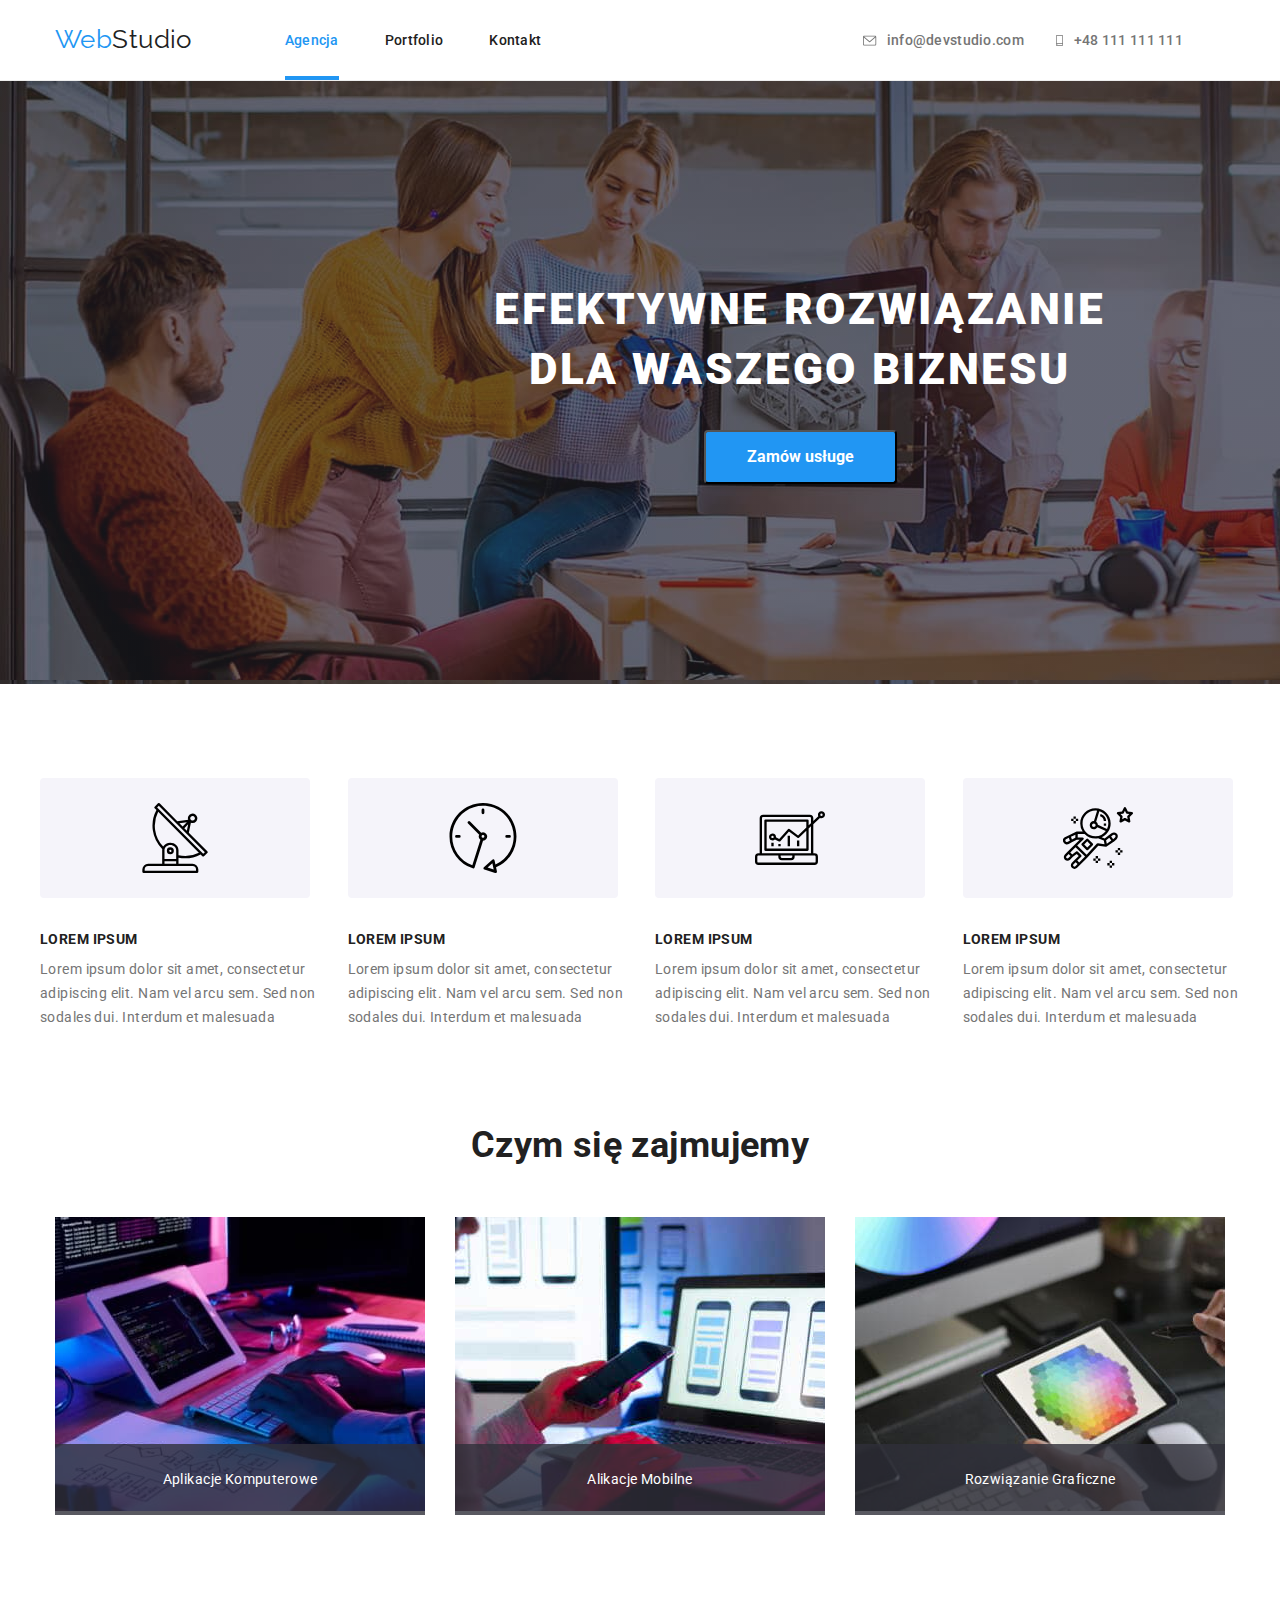
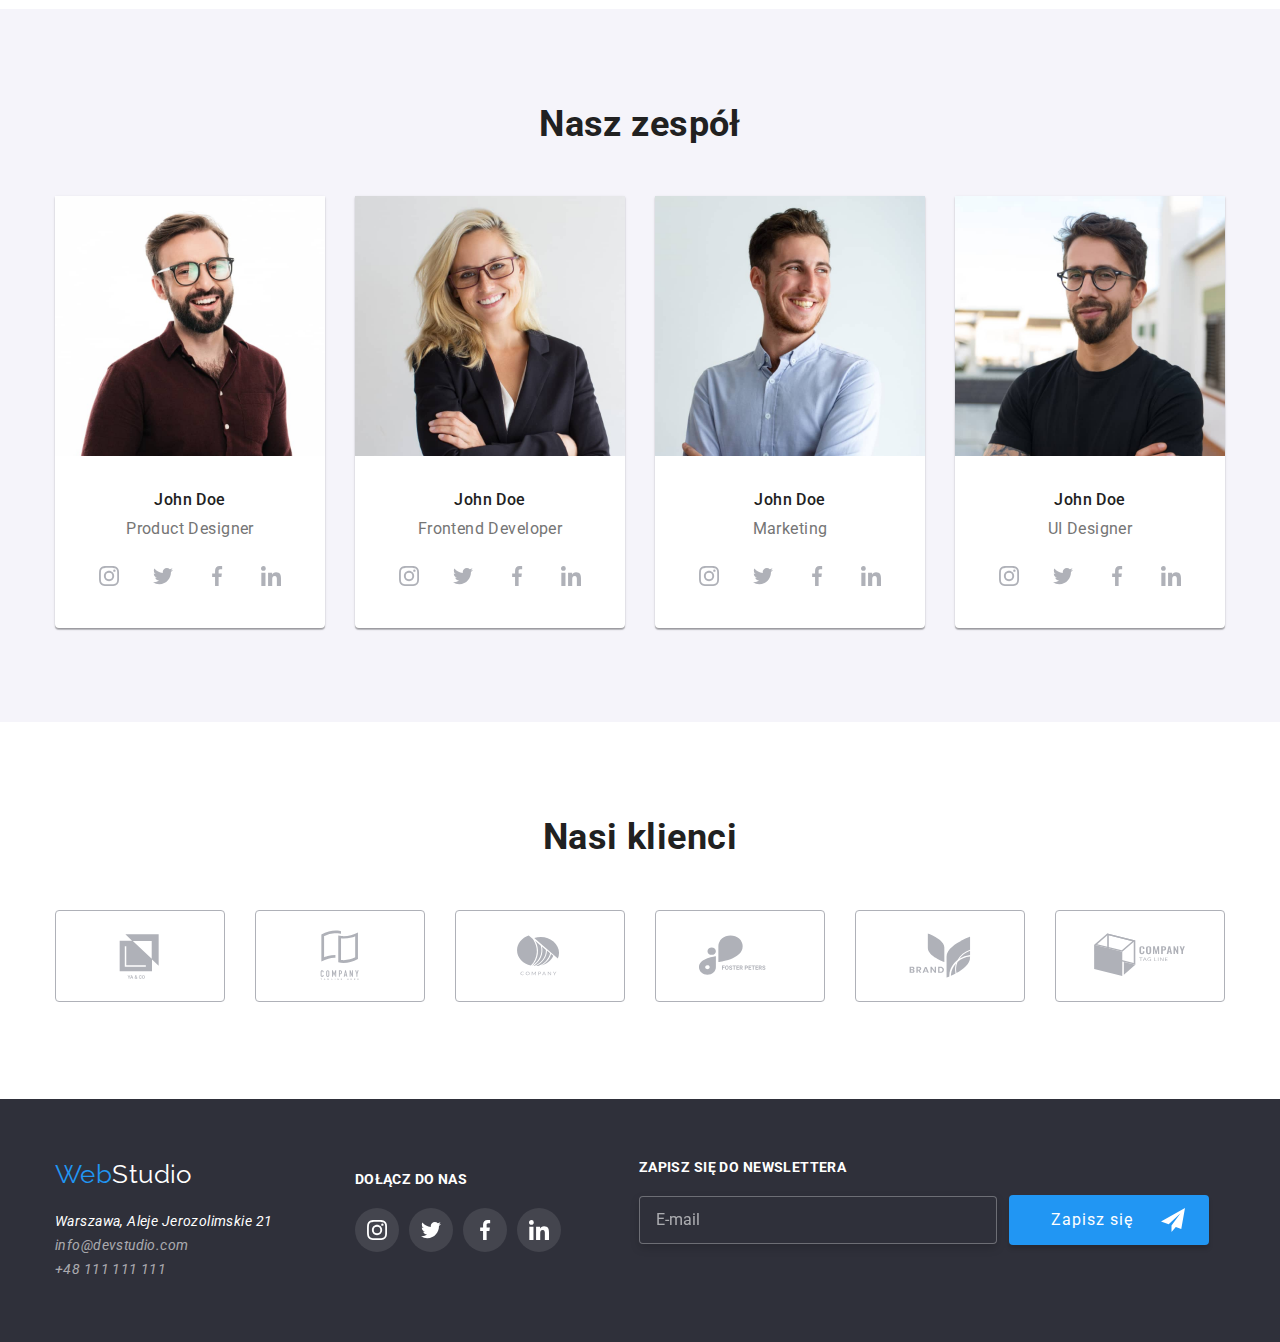
<file: index.html>
<!DOCTYPE html>
<html lang="pl">
<head>
    <meta charset="UTF-8">
    <meta http-equiv="X-UA-Compatible" content="IE=edge">
    <meta name="viewport" content="width=device-width, initial-scale=1.0">
    <title>Agencja</title>
    <!--Style connection-->
    <link
        href="https://fonts.googleapis.com/css2?family=Raleway:wght@700&family=Roboto:wght@400;500;700;900&display=swap"
        rel="stylesheet">
    <link rel="stylesheet" href="./css/main.min.css" type="text/css">

    <link rel="preconnect" href="https://fonts.gstatic.com">
</head>
<body>
    <header class="page-header">
                <!--Header-->
            <div class="page-header__container">
                <nav class="site-nav">
                    <a href="./index.html" class="logo page-header__logo">
                        <span class="logo--blue">Web</span>Studio</a>
                    <ul class="site-nav__pages">
                        <li class="site-nav__element"><a href="index.html" class="site-nav__link site-nav__link--active">Agencja</a></li>
                        <li class="site-nav__element"><a href="./portfolio.html" class="site-nav__link">Portfolio</a></li>
                        <li class="site-nav__element"><a href="" class="site-nav__link">Kontakt</a></li>
                    </ul>
                </nav>
                <ul class="page-header__contact">
                    <li>
                        <a href="mailto:info@devstudio.com" class="contact__info">
                        <svg width="16px" height="12px" class="contact__icon">
                            <use href="./images/icons.svg/symbol-defs.svg#icon-envelope"></use>
                        </svg>
                        <p>info@devstudio.com</p>
                        </a>
                    </li>
                    <li>
                        <a href="tel:+48111111111" class="contact__info">
                            <svg width="10px" height="16px" class="contact__icon">
                                <use href="./images/icons.svg/symbol-defs.svg#icon-smartphone"></use>
                            </svg>
                            <p>+48 111 111 111</p>
                        </a>
                    </li>
                </ul>
            </div>
    </header>
    <main>
        <section class="page-hero">
            <!--Invitation section-->
            <h1 class="page-hero__title">Efektywne rozwiązanie dla waszego biznesu</h1>
            <button type="button" class="page-hero__button" data-open-modal>Zamów usługe</button>
            <div class="backdrop is-hidden" data-backdrop>
                <div class="form">
                    <button type="button" class="form__close-button" data-close-modal="">
                        <svg width="18px" height="18px">
                            <use href="./images/icons.svg/symbol-defs.svg#icon-close"></use>
                        </svg>                    
                    </button>
                    <div>
                        <h2 class="form__title">Zostaw swoje dane w formularzu poniżej</h2>
                        <form name="signup_form" autocomplete="on" novalidate>
                            <label class="form__field">
                                <input type="text" class="form__input" name="name" placeholder="" />
                                <svg class="form__icon">
                                    <use href="./images/icons.svg/symbol-defs.svg#icon-person-black"></use>
                                </svg>
                                <span class="form__label">Imie</span>
                            </label>
                            <label class="form__field">
                                <input type="tel" class="form__input" name="tel" placeholder=" " />
                                <svg class="form__icon">
                                    <use href="./images/icons.svg/symbol-defs.svg#icon-phone-black"></use>
                                 </svg>
                                <span class="form__label" >Telefon</span>
                            </label>
                            <label class="form__field">
                                <input type="email" class="form__input" name="email" placeholder=" " />
                                <svg class="form__icon">
                                    <use href="./images/icons.svg/symbol-defs.svg#icon-email-black"></use>
                                </svg>
                                <span class="form__label">Email</span>
                            </label>
                            <label for="comment" class="comment">
                                <textarea class="comment__input" name="comment" rows="8" placeholder="Wprowadź tekst"></textarea>
                                <span class="comment__label">Komentarz</span>
                            </label>
                            <label class="checkbox">
                                <input type="checkbox" name="conditions" value="policy" class="checkbox__visually-hidden">
                                <svg width="16px" height="15px" class="checkbox__icon">
                                    <use href="./images/icons.svg/symbol-defs.svg#icon-checkbox"></use>
                                </svg>
                                <span class="checkbox__label">Oświadczam iż akceptuję <a href="" class="checkbox__link">Regulamin</a> i <a href="" class="checkbox__link">Politykę Prywatności.</a></span> 
                            </label>
                        </form>
                        <button type="submit" class="form__submit" data-close-modal="">Wyślij</button>
                    </div>
                </div>
            </div>
        </section>
        <section class="feature-section">
            <!--Desrciption section-->
            <H2 hidden>Nasze usługi</H2>
            <ul class="feature-section__list">
                <li class="feature-section__element">
                    <svg class="feature-section__icon" width="70px" height="70px">
                        <use href="./images/icons.svg/symbol-defs.svg#icon-antenna"></use>
                    </svg>
                    <p class="feature-section__title">LOREM IPSUM</p>
                    <p class="feature-section__text">Lorem ipsum dolor sit amet, consectetur adipiscing elit.
                        Nam vel arcu sem. Sed non sodales dui. Interdum et malesuada</p>
                </li>
                <li class="feature-section__element">  
                    <svg class="feature-section__icon" width="70px" height="70px">
                        <use href="./images/icons.svg/symbol-defs.svg#icon-clock"></use>
                    </svg>
                    <p class="feature-section__title">LOREM IPSUM</p>
                    <p class="feature-section__text">Lorem ipsum dolor sit amet, consectetur adipiscing elit.
                        Nam vel arcu sem. Sed non sodales dui. Interdum et malesuada</p>
                </li>
                <li class="feature-section__element">
                    <svg class="feature-section__icon" width="70px" height="70px">
                        <use href="./images/icons.svg/symbol-defs.svg#icon-diagram"></use>
                    </svg>
                    <p class="feature-section__title">LOREM IPSUM</p>
                    <p class="feature-section__text">Lorem ipsum dolor sit amet, consectetur adipiscing elit.
                        Nam vel arcu sem. Sed non sodales dui. Interdum et malesuada</p>
                </li>
                <li class="feature-section__element">
                    <svg class="feature-section__icon" width="70px" height="70px">
                        <use href="./images/icons.svg/symbol-defs.svg#icon-astronaut"></use>
                    </svg>
                    <p class="feature-section__title">LOREM IPSUM</p>
                    <p class="feature-section__text">Lorem ipsum dolor sit amet, consectetur adipiscing elit.
                        Nam vel arcu sem. Sed non sodales dui. Interdum et malesuada</p>
                </li>
            </ul>
        </section>
        <section class="work-section">
            <!--images section-->
            <h2 class="work-section__title">Czym się zajmujemy</h2>
            <ul class="work-section__list">
                <li class="work-section__example">
                    <img src="./images/index.html/picture_of_computer_1.jpg" alt="Ekran Komputera" width="370" height="294">
                    <p class="work-section__text">Aplikacje Komputerowe</p>                    
                </li>
                <li class="work-section__example">
                    <img src="./images/index.html/picture_of_computer_2.jpg" alt="Komputer oraz telefon" width="370" height="294">
                    <p class="work-section__text">Alikacje Mobilne</p>
                </li>
                <li class="work-section__example">
                    <img src="./images/index.html/picture_of_computer_3.jpg" alt="Ekran tableta" width="370" height="294">
                    <p class="work-section__text">Rozwiązanie Graficzne</p>
                </li>
            </ul>
        </section>
        <section class="team-section">
            <!-- Team desrciption section -->
            <div class="team-section__container">
                <h2 class="team-section__title">Nasz zespół</h2>
                <ul class="team-section__list">
                    <li class="team-section__member">
                        <img src="./images/index.html/john_doe_1.jpg" Alt="Pracownik 1" width="270" height="260">
                        <h3 class="team-section__name">John Doe</h3>
                        <p class="team-section__position">Product Designer</p>
                        <ul class="team-section__social-media">
                            <li class="social-media">
                                <a href="" class="social-media__icon">
                                    <svg width="20" height="20">
                                        <use href="./images/icons.svg/symbol-defs.svg#icon-instagram"></use>
                                    </svg>                                
                                </a>
                            </li>
                            <li class="social-media">
                                <a href="" class="social-media__icon">
                                    <svg width="20" height="20">
                                        <use href="./images/icons.svg/symbol-defs.svg#icon-twitter"></use>
                                    </svg>
                                </a>
                            </li>
                            <li class="social-media">
                                <a href="" class="social-media__icon">
                                    <svg width="20" height="20">
                                        <use href="./images/icons.svg/symbol-defs.svg#icon-facebook"></use>
                                    </svg>
                                </a>
                            </li>
                            <li class="social-media">
                                <a href="" class="social-media__icon">
                                    <svg width="20" height="20">
                                        <use href="./images/icons.svg/symbol-defs.svg#icon-linkedin"></use>
                                    </svg>
                                </a>
                            </li>
                        </ul>
                    </li>
                    <li class="team-section__member">
                        <img src="./images/index.html/john_doe_2.jpg" Alt="Pracownik 2" width="270" height="260">
                        <h3 class="team-section__name">John Doe</h3>
                        <p class="team-section__position">Frontend Developer</p>
                        <ul class="team-section__social-media">
                            <li class="social-media">
                                <a href="" class="social-media__icon">
                                    <svg width="20" height="20">
                                        <use href="./images/icons.svg/symbol-defs.svg#icon-instagram"></use>
                                    </svg>
                                </a>
                            </li>
                            <li class="social-media">
                                <a href="" class="social-media__icon">
                                    <svg width="20" height="20">
                                        <use href="./images/icons.svg/symbol-defs.svg#icon-twitter"></use>
                                    </svg>
                                </a>
                            </li>
                            <li class="social-media">
                                <a href="" class="social-media__icon">
                                    <svg width="20" height="20">
                                        <use href="./images/icons.svg/symbol-defs.svg#icon-facebook"></use>
                                    </svg>
                                </a>
                            </li>
                            <li class="social-media">
                                <a href="" class="social-media__icon">
                                    <svg width="20" height="20">
                                        <use href="./images/icons.svg/symbol-defs.svg#icon-linkedin"></use>
                                    </svg>
                                </a>
                            </li>
                        </ul>
                    </li>
                    <li class="team-section__member">
                        <img src="./images/index.html/john_doe_3.jpg" Alt="Pracownik 3" width="270" height="260">
                        <h3 class="team-section__name">John Doe</h3>
                        <p class="team-section__position">Marketing</p>
                        <ul class="team-section__social-media">
                            <li class="social-media">
                                <a href="" class="social-media__icon">
                                    <svg width="20" height="20">
                                        <use href="./images/icons.svg/symbol-defs.svg#icon-instagram"></use>
                                    </svg>
                                </a>
                            </li>
                            <li class="social-media">
                                <a href="" class="social-media__icon">
                                    <svg width="20" height="20">
                                        <use href="./images/icons.svg/symbol-defs.svg#icon-twitter"></use>
                                    </svg>
                                </a>
                            </li>
                            <li class="social-media">
                                <a href="" class="social-media__icon">
                                    <svg width="20" height="20">
                                        <use href="./images/icons.svg/symbol-defs.svg#icon-facebook"></use>
                                    </svg>
                                </a>
                            </li>
                            <li class="social-media">
                                <a href="" class="social-media__icon">
                                    <svg width="20" height="20">
                                        <use href="./images/icons.svg/symbol-defs.svg#icon-linkedin"></use>
                                    </svg>
                                </a>
                            </li>
                        </ul>
                    </li>
                    <li class="team-section__member">
                        <img src="./images/index.html/john_doe_4.jpg" Alt="Pracownik 4" width="270" height="260">
                        <h3 class="team-section__name">John Doe</h3>
                        <p class="team-section__position">UI Designer</p>
                        <ul class="team-section__social-media">
                            <li class="social-media">
                                <a href="" class="social-media__icon">
                                    <svg width="20" height="20">
                                        <use href="./images/icons.svg/symbol-defs.svg#icon-instagram"></use>
                                    </svg>
                                </a>
                            </li>
                            <li class="social-media">
                                <a href="" class="social-media__icon">
                                    <svg width="20" height="20">
                                        <use href="./images/icons.svg/symbol-defs.svg#icon-twitter"></use>
                                    </svg>
                                </a>
                            </li>
                            <li class="social-media">
                                <a href="" class="social-media__icon">
                                    <svg width="20" height="20">
                                        <use href="./images/icons.svg/symbol-defs.svg#icon-facebook"></use>
                                    </svg>
                                </a>
                            </li>
                            <li class="social-media">
                                <a href="" class="social-media__icon">
                                    <svg width="20" height="20">
                                        <use href="./images/icons.svg/symbol-defs.svg#icon-linkedin"></use>
                                    </svg>
                                </a>
                            </li>
                        </ul>
                    </li>
                </ul>
            </div>    
        </section>
        <section class="customers-section">
            <!--Customer Section-->
            <h2 class="customers-section__title">Nasi klienci</h2>
            <ul class="customers-section__list">
                <li class="customers-section__logo">
                    <a href="">
                        <svg class="customers-section__icon">
                            <use href="./images/icons.svg/symbol-defs.svg#icon-customer-1"></use>
                        </svg>
                    </a>
                </li>
                <li class="customers-section__logo">
                    <a href="">
                        <svg class="customers-section__icon">
                            <use href="./images/icons.svg/symbol-defs.svg#icon-customer-2"></use>
                        </svg>
                    </a>
                </li>
                <li class="customers-section__logo">
                    <a href="">
                        <svg class="customers-section__icon">
                            <use href="./images/icons.svg/symbol-defs.svg#icon-customer-3"></use>
                        </svg>
                    </a>
                </li>
                <li class="customers-section__logo">
                    <a href="">
                        <svg class="customers-section__icon">
                            <use href="./images/icons.svg/symbol-defs.svg#icon-customer-4"></use>
                        </svg>
                    </a>
                </li>
                <li class="customers-section__logo">
                    <a href="">
                        <svg class="customers-section__icon">
                            <use href="./images/icons.svg/symbol-defs.svg#icon-customer-5"></use>
                        </svg>
                    </a>
                </li>
                <li class="customers-section__logo">
                    <a href="">
                        <svg class="customers-section__icon">
                            <use href="./images/icons.svg/symbol-defs.svg#icon-customer-6"></use>
                        </svg>
                    </a>
                </li>
            </ul>            
        </section>
    </main>
    <footer class="page-footer">
        <!--Footer-->
        <div class="page-footer__container">
            <div>
                <a href="./index.html" class="logo page-footer__logo"><span class="logo--blue">Web</span>Studio</a>
                <address class="page-footer__address">
                    Warszawa, Aleje Jerozolimskie 21
                </address>
                <address class="page-footer__contact">
                    <a href="mailto:info@devstudio.com" class="contact__element">info@devstudio.com</a>
                    <a href="tel:+48111111111" class="contact__element">+48 111 111 111</a>
                </address>
            </div>
            <div class="page-footer__invitation">
                <p class="invitation__title">DOŁĄCZ DO NAS</p>
                <ul class="invitation__list">
                    <li class="social-media">
                        <a href="" class="social-media__icon social-media__icon--footer">
                            <svg width="20" height="20">
                                <use href="./images/icons.svg/symbol-defs.svg#icon-instagram"></use>
                            </svg>
                        </a>
                    </li>
                    <li class="social-media">
                        <a href="" class="social-media__icon social-media__icon--footer">
                            <svg width="20" height="20">
                                <use href="./images/icons.svg/symbol-defs.svg#icon-twitter"></use>
                            </svg>
                        </a>
                    </li>
                    <li class="social-media">
                        <a href="" class="social-media__icon social-media__icon--footer">
                            <svg width="20" height="20">
                                <use href="./images/icons.svg/symbol-defs.svg#icon-facebook"></use>
                            </svg>
                        </a>
                    </li>
                    <li class="social-media">
                        <a href="" class="social-media__icon social-media__icon--footer">
                            <svg width="20" height="20">
                                <use href="./images/icons.svg/symbol-defs.svg#icon-linkedin"></use>
                            </svg>
                        </a>
                    </li>
                </ul>
            </div>
            <div class="page-footer__newsletter">
                <div>
                    <lable for="email" class="newsletter__title">Zapisz się do newslettera</lable>
                    <input type="email" id="email" name="email" class="newsletter__input" placeholder="E-mail">
                </div>
                <button type="submit" class="newsletter__button">Zapisz się
                    <svg width="24" height="24" class="newsletter__icon">
                        <use href="./images/icons.svg/symbol-defs.svg#icon-send"></use>
                    </svg>
                </button>
            </div>
        </div>    
    </footer>
    <script src="./js/modal.js"></script>
</body>
</html>
</file>
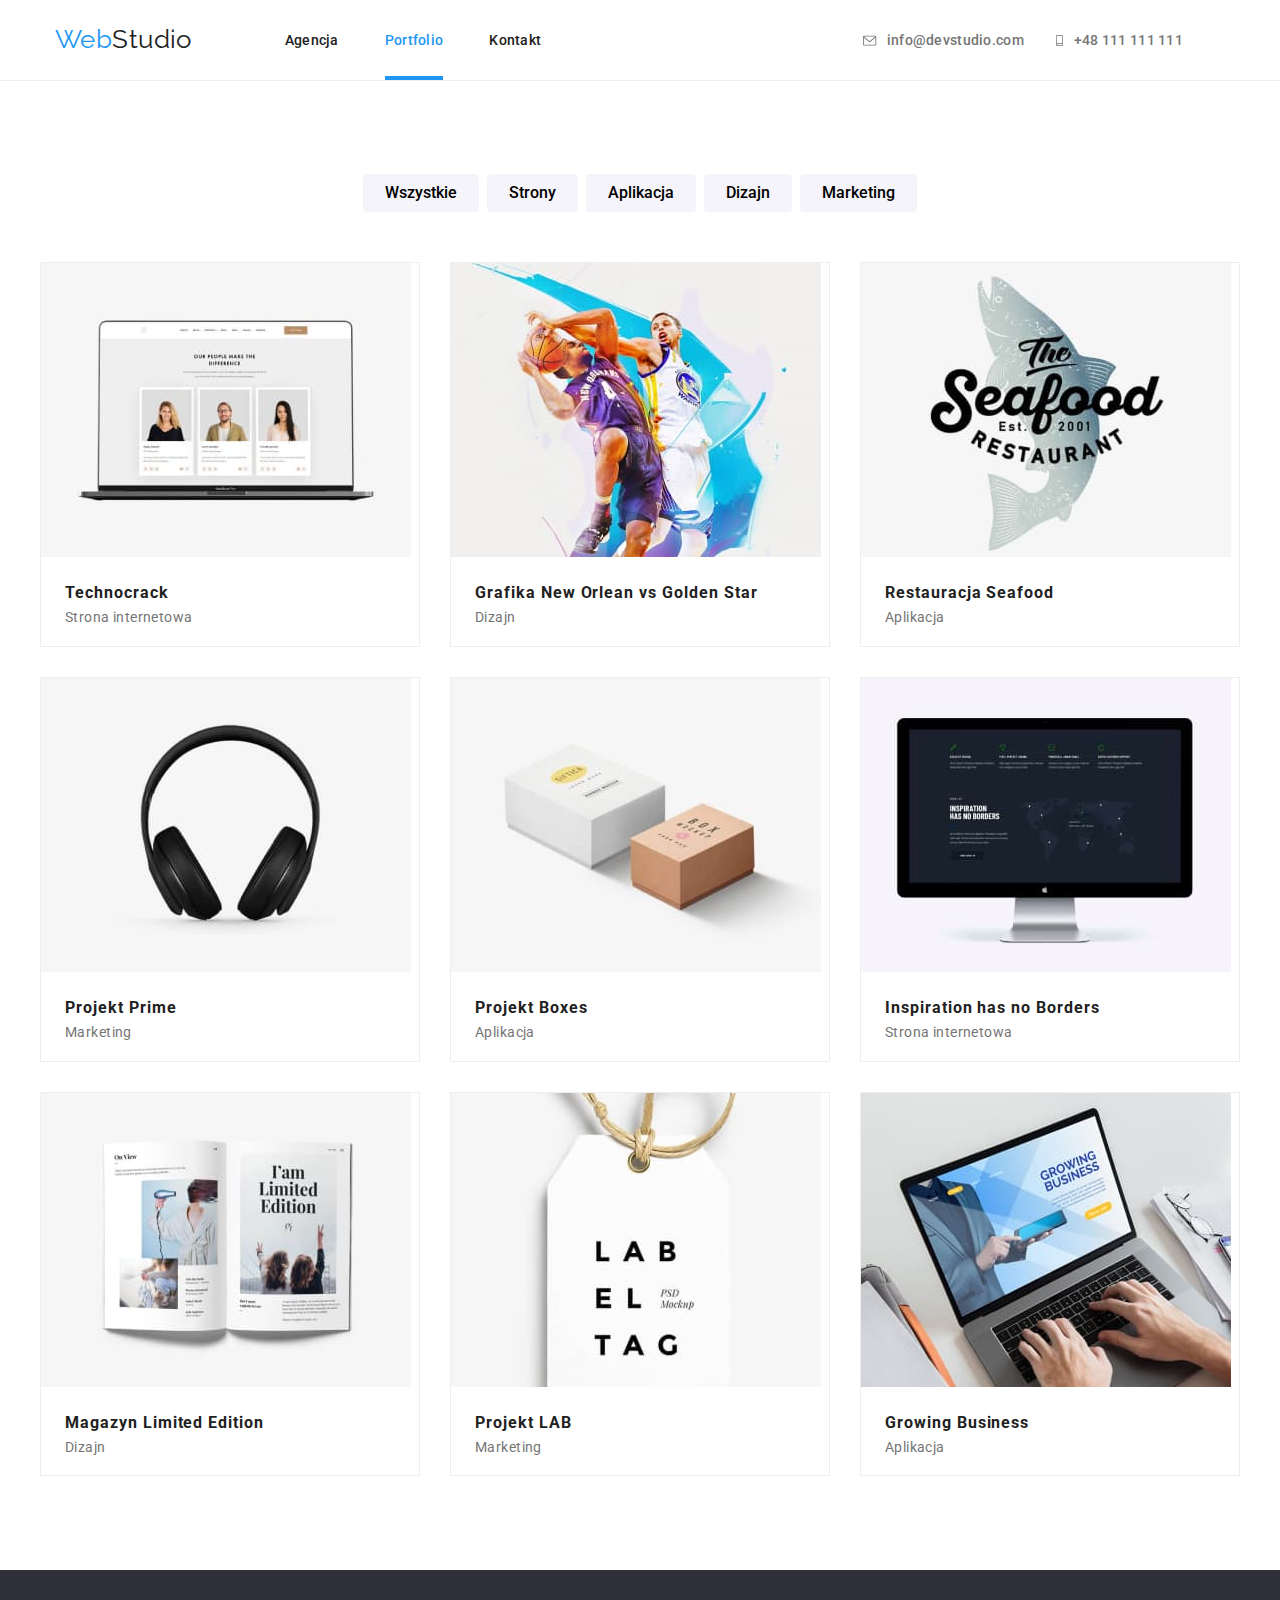
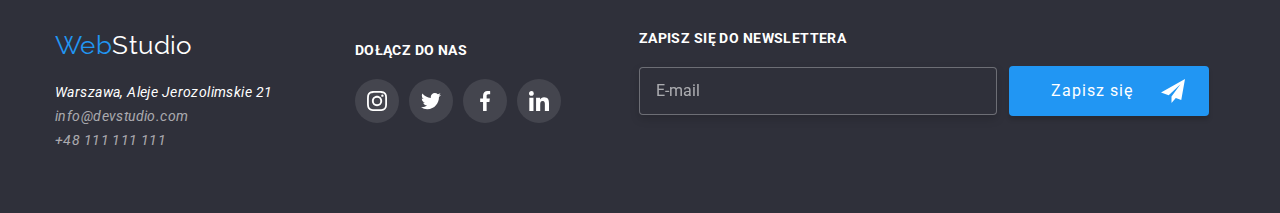
<file: portfolio.html>
<!DOCTYPE html>
<html lang="pl">
    <head>
        <meta charset="UTF-8">
        <meta http-equiv="X-UA-Compatible" content="IE=edge">
        <meta name="viewport" content="width=device-width, initial-scale=1.0">
        <title>Portfolio</title>
        <!--Style connection-->
        <link
            href="https://fonts.googleapis.com/css2?family=Raleway:wght@700&family=Roboto:wght@400;500;700;900&display=swap"
            rel="stylesheet">
        <link rel="stylesheet" href="./css/main.min.css" type="text/css">
    
        <link rel="preconnect" href="https://fonts.gstatic.com">
    </head>
<body>
    <header class="page-header">
        <!--Header-->
    <div class="page-header__container">
        <nav class="site-nav">
            <a href="./index.html" class="logo page-header__logo">
                <span class="logo--blue">Web</span>Studio</a>
            <ul class="site-nav__pages">
                <li class="site-nav__element"><a href="index.html" class="site-nav__link">Agencja</a></li>
                <li class="site-nav__element"><a href="./portfolio.html" class="site-nav__link site-nav__link--active">Portfolio</a></li>
                <li class="site-nav__element"><a href="" class="site-nav__link">Kontakt</a></li>
            </ul>
        </nav>
        <ul class="page-header__contact">
            <li>
                <a href="mailto:info@devstudio.com" class="contact__info">
                <svg width="16px" height="12px" class="contact__icon">
                    <use href="./images/icons.svg/symbol-defs.svg#icon-envelope"></use>
                </svg>
                <p>info@devstudio.com</p>
                </a>
            </li>
            <li>
                <a href="tel:+48111111111" class="contact__info">
                    <svg width="10px" height="16px" class="contact__icon">
                        <use href="./images/icons.svg/symbol-defs.svg#icon-smartphone"></use>
                    </svg>
                    <p>+48 111 111 111</p>
                </a>
            </li>
        </ul>
    </div>
</header>
    <main class="page-portfolio">
        <div>
            <ul class="filter-section">
                <li class="filter-section__element"><button type="button" class="filter-section__button">Wszystkie</button></li>
                <li class="filter-section__element"><button type="button" class="filter-section__button">Strony</button></li>
                <li class="filter-section__element"><button type="button" class="filter-section__button">Aplikacja</button></li>
                <li class="filter-section__element"><button type="button" class="filter-section__button">Dizajn</button></li>
                <li class="filter-section__element"><button type="button" class="filter-section__button">Marketing</button></li>
            </ul>
        </div>
        <div>
            <ul class="project-section">
                <li class="project-section__element">
                    <a href="" class="project-section__link">
                        <div class="project-section__picture">
                            <img src="./images/portfolio.html/technocrack.jpg" alt="Zdjęcie trzech osób" width="370px"
                            height=" 294px">
                            <p class="project-section__description">Technocrack jest popularną platformą wykorzystywaną do rozpowszechniania koronawirusa. Firmy wykorzystują tę platformę
                            do celów szpiegowskich i ataków na niezabezpieczone serwery konkurencji</p>
                        </div>
                        <div class="project-section__feature">    
                            <h2 class="project-section__title">Technocrack</h2>
                            <p>Strona internetowa</p>
                        </div>
                    </a>
                </li>
                <li class="project-section__element">
                    <a href="" class="project-section__link">    
                        <div class="project-section__picture">                
                            <img src="./images/portfolio.html/new-orlan.jpg" alt="Zdjęcie trzech osób" width="370px"
                            height=" 294px">
                            <p class="project-section__description">Technocrack jest popularną platformą wykorzystywaną do rozpowszechniania
                                koronawirusa. Firmy wykorzystują tę platformę
                                do celów szpiegowskich i ataków na niezabezpieczone serwery konkurencji</p>
                        </div>
                        <div class="project-section__feature">    
                            <h2 class="project-section__title">Grafika New Orlean vs Golden Star</h2>
                            <p>Dizajn</p>
                        </div>
                    </a>                
                </li>
                <li class="project-section__element">
                    <a href="" class="project-section__link">
                        <div class="project-section__picture">
                            <img src="./images/portfolio.html/seafood.jpg" alt="Zdjęcie trzech osób" width="370px"
                            height=" 294px">
                            <p class="project-section__description">Technocrack jest popularną platformą wykorzystywaną do rozpowszechniania
                                koronawirusa. Firmy wykorzystują tę platformę
                                do celów szpiegowskich i ataków na niezabezpieczone serwery konkurencji</p>
                        </div>
                        <div class="project-section__feature">
                            <h2 class="project-section__title">Restauracja Seafood</h2>
                            <p>Aplikacja</p>
                        </div>
                    </a>
                </li>
                <li class="project-section__element">
                    <a href="" class="project-section__link">
                        <div class="project-section__picture">
                            <img src="./images/portfolio.html/project-prime.jpg" alt="Zdjęcie trzech osób" width="370px"
                            height=" 294px">
                            <p class="project-section__description">Technocrack jest popularną platformą wykorzystywaną do rozpowszechniania
                                koronawirusa. Firmy wykorzystują tę platformę
                                do celów szpiegowskich i ataków na niezabezpieczone serwery konkurencji</p>
                        </div>
                        <div class="project-section__feature">
                            <h2 class="project-section__title">Projekt Prime</h2>
                            <p>Marketing</p>
                        </div>
                    </a>
                </li>
                <li class="project-section__element">
                    <a href="" class="project-section__link">
                        <div class="project-section__picture">
                            <img src="./images/portfolio.html/project-boxes.jpg" alt="Zdjęcie trzech osób" width="370px"
                            height=" 294px">
                            <p class="project-section__description">Technocrack jest popularną platformą wykorzystywaną do rozpowszechniania
                                koronawirusa. Firmy wykorzystują tę platformę
                                do celów szpiegowskich i ataków na niezabezpieczone serwery konkurencji</p>
                        </div>
                        <div class="project-section__feature">
                            <h2 class="project-section__title">Projekt Boxes</h2>
                            <p>Aplikacja</p>
                        </div>
                    </a>
                </li>
                <li class="project-section__element">
                    <a href="" class="project-section__link">
                        <div class="project-section__picture">
                            <img src="./images/portfolio.html/inspiration.jpg" alt="Zdjęcie trzech osób" width="370px"
                            height=" 294px">
                            <p class="project-section__description">Technocrack jest popularną platformą wykorzystywaną do rozpowszechniania
                                koronawirusa. Firmy wykorzystują tę platformę
                                do celów szpiegowskich i ataków na niezabezpieczone serwery konkurencji</p>
                        </div>
                        <div class="project-section__feature">
                            <h2 class="project-section__title">Inspiration has no Borders</h2>
                            <p>Strona internetowa</p>
                        </div>
                    </a>
                </li>
                <li class="project-section__element">
                    <a href="" class="project-section__link">
                        <div class="project-section__picture">
                        <img src="./images/portfolio.html/magazine.jpg" alt="Zdjęcie trzech osób" width="370px"
                            height=" 294px">
                            <p class="project-section__description">Technocrack jest popularną platformą wykorzystywaną do rozpowszechniania
                                koronawirusa. Firmy wykorzystują tę platformę
                                do celów szpiegowskich i ataków na niezabezpieczone serwery konkurencji</p>
                        </div>
                        <div class="project-section__feature">
                            <h2 class="project-section__title">Magazyn Limited Edition</h2>
                            <p>Dizajn</p>
                        </div>
                    </a>
                </li>
                <li class="project-section__element">
                    <a href="" class="project-section__link">
                        <div class="project-section__picture">
                        <img src="./images/portfolio.html/project-lab.jpg" alt="Zdjęcie trzech osób" width="370px"
                            height=" 294px">
                            <p class="project-section__description">Technocrack jest popularną platformą wykorzystywaną do rozpowszechniania
                                koronawirusa. Firmy wykorzystują tę platformę
                                do celów szpiegowskich i ataków na niezabezpieczone serwery konkurencji</p>
                        </div>
                        <div class="project-section__feature">
                            <h2 class="project-section__title">Projekt LAB</h2>
                            <p>Marketing</p>
                        </div>
                    </a>
                </li>
                <li class="project-section__element">
                    <a href="" class="project-section__link">
                        <div class="project-section__picture">
                        <img src="./images/portfolio.html/growing-business.jpg" alt="Zdjęcie trzech osób" width="370px"
                            height=" 294px">
                            <p class="project-section__description">Technocrack jest popularną platformą wykorzystywaną do rozpowszechniania
                                koronawirusa. Firmy wykorzystują tę platformę
                                do celów szpiegowskich i ataków na niezabezpieczone serwery konkurencji</p>
                        </div>
                        <div class="project-section__feature">
                            <h2 class="project-section__title">Growing Business</h2>
                            <p>Aplikacja</p>
                        </div>
                    </a>
                </li>
            </ul>
        </div>
    </main>
    <footer class="page-footer">
        <!--Footer-->
        <div class="page-footer__container">
            <div>
                <a href="./index.html" class="logo page-footer__logo"><span class="logo--blue">Web</span>Studio</a>
                <address class="page-footer__address">
                    Warszawa, Aleje Jerozolimskie 21
                </address>
                <address class="page-footer__contact">
                    <a href="mailto:info@devstudio.com" class="contact__element">info@devstudio.com</a>
                    <a href="tel:+48111111111" class="contact__element">+48 111 111 111</a>
                </address>
            </div>
            <div class="page-footer__invitation">
                <p class="invitation__title">DOŁĄCZ DO NAS</p>
                <ul class="invitation__list">
                    <li class="social-media">
                        <a href="" class="social-media__icon social-media__icon--footer">
                            <svg width="20" height="20">
                                <use href="./images/icons.svg/symbol-defs.svg#icon-instagram"></use>
                            </svg>
                        </a>
                    </li>
                    <li class="social-media">
                        <a href="" class="social-media__icon social-media__icon--footer">
                            <svg width="20" height="20">
                                <use href="./images/icons.svg/symbol-defs.svg#icon-twitter"></use>
                            </svg>
                        </a>
                    </li>
                    <li class="social-media">
                        <a href="" class="social-media__icon social-media__icon--footer">
                            <svg width="20" height="20">
                                <use href="./images/icons.svg/symbol-defs.svg#icon-facebook"></use>
                            </svg>
                        </a>
                    </li>
                    <li class="social-media">
                        <a href="" class="social-media__icon social-media__icon--footer">
                            <svg width="20" height="20">
                                <use href="./images/icons.svg/symbol-defs.svg#icon-linkedin"></use>
                            </svg>
                        </a>
                    </li>
                </ul>
            </div>
            <div class="page-footer__newsletter">
                <div>
                    <lable for="email" class="newsletter__title">Zapisz się do newslettera</lable>
                    <input type="email" id="email" name="email" class="newsletter__input" placeholder="E-mail">
                </div>
                <button type="submit" class="newsletter__button">Zapisz się
                    <svg width="24" height="24" class="newsletter__icon">
                        <use href="./images/icons.svg/symbol-defs.svg#icon-send"></use>
                    </svg>
                </button>
            </div>
        </div>    
    </footer>
</body>
</html>
</file>
<file: css/main.min.css>
.checkbox__visually-hidden{position:absolute;width:1px;height:1px;margin:-1px;border:0;padding:0;clip:rect(0 0 0 0);overflow:hidden}/*! modern-normalize v1.1.0 | MIT License | https://github.com/sindresorhus/modern-normalize */*,::before,::after{-webkit-box-sizing:border-box;box-sizing:border-box}html{-moz-tab-size:4;-o-tab-size:4;tab-size:4}html{line-height:1.15;-webkit-text-size-adjust:100%}body{margin:0}body{font-family:system-ui,-apple-system,"Segoe UI",Roboto,Helvetica,Arial,sans-serif,"Apple Color Emoji","Segoe UI Emoji"}hr{height:0;color:inherit}abbr[title]{-webkit-text-decoration:underline dotted;text-decoration:underline dotted}b,strong{font-weight:bolder}code,kbd,samp,pre{font-family:ui-monospace, SFMono-Regular, Consolas, 'Liberation Mono', Menlo, monospace;font-size:1em}small{font-size:80%}sub,sup{font-size:75%;line-height:0;position:relative;vertical-align:baseline}sub{bottom:-0.25em}sup{top:-0.5em}table{text-indent:0;border-color:inherit}button,input,optgroup,select,textarea{font-family:inherit;font-size:100%;line-height:1.15;margin:0}button,select{text-transform:none}button,[type='button'],[type='reset'],[type='submit']{-webkit-appearance:button}::-moz-focus-inner{border-style:none;padding:0}:-moz-focusring{outline:1px dotted ButtonText}:-moz-ui-invalid{box-shadow:none}legend{padding:0}progress{vertical-align:baseline}::-webkit-inner-spin-button,::-webkit-outer-spin-button{height:auto}[type='search']{-webkit-appearance:textfield;outline-offset:-2px}::-webkit-search-decoration{-webkit-appearance:none}::-webkit-file-upload-button{-webkit-appearance:button;font:inherit}summary{display:list-item}body{position:relative;font-family:Roboto,sans-serif;letter-spacing:0.03em;font-size:14px;line-height:1.2;color:#757575}body a{text-decoration:none}body h1,body h2,body h3,body h4,body h5,body h6,body p,body ul{margin-top:0;margin-bottom:0;padding:0;list-style:none}body header{position:fixed;top:0px;width:1600px;background-color:#fff}body main{margin-top:80px}input,textarea{outline:none}input:active,textarea:active{outline:none}:focus{outline:none}textarea{resize:none}textarea{resize:vertical}textarea{resize:horizontal}form{z-index:10000}.page-hero__button,.newsletter__button,.filter-section__button{border-radius:4px;-webkit-transition-property:color;transition-property:color;-webkit-transition-duration:250ms;transition-duration:250ms;-webkit-transition-timing-function:cubic-bezier(0.4, 0, 0.2, 1);transition-timing-function:cubic-bezier(0.4, 0, 0.2, 1);-webkit-transition-property:-webkit-box-shadow;transition-property:-webkit-box-shadow;transition-property:box-shadow;transition-property:box-shadow, -webkit-box-shadow;transition-duration:250ms;transition-timing-function:cubic-bezier(0.4, 0, 0.2, 1);-webkit-transition-property:background-color;transition-property:background-color;transition-duration:250ms;transition-timing-function:cubic-bezier(0.4, 0, 0.2, 1)}.page-hero__button:hover,.newsletter__button:hover,.filter-section__button:hover,.page-hero__button:focus,.newsletter__button:focus,.filter-section__button:focus{cursor:pointer;-webkit-box-shadow:0px 3px 1px rgba(0,0,0,0.1),0px 1px 2px rgba(0,0,0,0.08),0px 2px 2px rgba(0,0,0,0.12);box-shadow:0px 3px 1px rgba(0,0,0,0.1),0px 1px 2px rgba(0,0,0,0.08),0px 2px 2px rgba(0,0,0,0.12)}.page-header{width:100%;border-bottom:1px solid #eee;z-index:1000}.page-header__container{width:1200px;height:80px;display:-webkit-box;display:-ms-flexbox;display:flex;margin-left:auto;margin-right:auto;padding-left:15px;padding-right:15px}.logo{display:-webkit-box;display:-ms-flexbox;display:flex;-webkit-box-align:center;-ms-flex-align:center;align-items:center;-webkit-box-pack:center;-ms-flex-pack:center;justify-content:center;font-family:Raleway;font-size:26px;color:#212121;margin-right:93px}.logo--blue{color:#2196f3}.team-section__social-media{display:-webkit-box;display:-ms-flexbox;display:flex;-webkit-box-align:center;-ms-flex-align:center;align-items:center;-webkit-box-pack:center;-ms-flex-pack:center;justify-content:center;margin-bottom:30px}.social-media:not(:last-child){margin-right:10px}.social-media__icon{display:block;-webkit-box-align:center;-ms-flex-align:center;align-items:center;width:44px;height:44px;border-radius:50%;padding:12px;fill:#afb1b8;-webkit-transition-property:all;transition-property:all;-webkit-transition-duration:250ms;transition-duration:250ms;-webkit-transition-timing-function:cubic-bezier(0.4, 0, 0.2, 1);transition-timing-function:cubic-bezier(0.4, 0, 0.2, 1)}.social-media:hover .social-media__icon,.social-media:focus .social-media__icon{background-color:#2196f3;fill:#fff}.social-media__icon--footer{background-color:rgba(255,255,255,0.1);fill:#fff}.site-nav{display:-webkit-box;display:-ms-flexbox;display:flex}.site-nav__pages{display:-webkit-box;display:-ms-flexbox;display:flex;-webkit-box-align:center;-ms-flex-align:center;align-items:center;-webkit-box-pack:center;-ms-flex-pack:center;justify-content:center}.site-nav__element:not(:last-child){margin-right:46px}.site-nav__link{font-weight:500;letter-spacing:0.02em;color:#212121;-webkit-transition-property:color;transition-property:color;-webkit-transition-duration:250ms;transition-duration:250ms;-webkit-transition-timing-function:cubic-bezier(0.4, 0, 0.2, 1);transition-timing-function:cubic-bezier(0.4, 0, 0.2, 1)}.site-nav__link:hover{color:#2196f3}.site-nav__link--active{position:relative;color:#2196f3}.site-nav__link--active::after{position:absolute;bottom:-32px;left:0;content:'';display:inline-block;width:100%;height:4px;background-color:#2196f3}.page-header__contact{display:-webkit-box;display:-ms-flexbox;display:flex;-webkit-box-align:center;-ms-flex-align:center;align-items:center;-webkit-box-pack:center;-ms-flex-pack:center;justify-content:center;margin-right:12px;margin-left:auto}.contact__info{display:-webkit-box;display:-ms-flexbox;display:flex;-webkit-box-align:center;-ms-flex-align:center;align-items:center;-webkit-box-pack:center;-ms-flex-pack:center;justify-content:center;margin-right:30px;font-weight:500;letter-spacing:0.02em;color:#757575;-webkit-transition-property:color;transition-property:color;-webkit-transition-duration:250ms;transition-duration:250ms;-webkit-transition-timing-function:cubic-bezier(0.4, 0, 0.2, 1);transition-timing-function:cubic-bezier(0.4, 0, 0.2, 1)}.contact__info:hover,.contact__info:focus{color:#2196f3}.contact__icon{margin-right:10px;fill:#757575;-webkit-transition-property:fill;transition-property:fill;-webkit-transition-duration:250ms;transition-duration:250ms;-webkit-transition-timing-function:cubic-bezier(0.4, 0, 0.2, 1);transition-timing-function:cubic-bezier(0.4, 0, 0.2, 1)}.contact__info:hover .contact__icon,.contact__info:focus .contact__icon{fill:#2196f3}.page-hero{width:1600px;margin-left:auto;margin-right:auto;padding-top:200px;padding-bottom:200px;text-align:center;background-image:-webkit-gradient(linear, left top, right top, from(rgba(47,48,58,0.4)), to(rgba(47,48,58,0.4))),url("../images/index.html/hero-picture.jpg");background-image:linear-gradient(to right, rgba(47,48,58,0.4), rgba(47,48,58,0.4)),url("../images/index.html/hero-picture.jpg")}.page-hero__title{width:696px;margin-bottom:30px;margin-left:auto;margin-right:auto;font-weight:900;font-size:44px;line-height:1.36;letter-spacing:0.06em;text-transform:uppercase;color:#fff}.page-hero__button{display:inline-block;padding:10px 41px;font-weight:700;font-size:16px;line-height:1.87;-webkit-box-shadow:0px 4px 4px rgba(0,0,0,0.15);box-shadow:0px 4px 4px rgba(0,0,0,0.15);color:#fff;background-color:#2196f3}.page-hero__button:hover,.page-hero__button:focus{color:#fff;background-color:#2196f3}.backdrop{position:fixed;top:0;left:0;width:100%;height:100%;opacity:1;background-color:rgba(0,0,0,0.2);-webkit-transition-property:opacity;transition-property:opacity;-webkit-transition-duration:250ms;transition-duration:250ms;-webkit-transition-timing-function:cubic-bezier(0.4, 0, 0.2, 1);transition-timing-function:cubic-bezier(0.4, 0, 0.2, 1);z-index:1000}.backdrop.is-hidden{opacity:0;pointer-events:none}.backdrop.is-hidden .form{-webkit-transform:translate(-50%, -50%) scale(0.7);transform:translate(-50%, -50%) scale(0.7)}.checkbox{display:-webkit-box;display:-ms-flexbox;display:flex;-webkit-box-align:center;-ms-flex-align:center;align-items:center;-webkit-box-pack:center;-ms-flex-pack:center;justify-content:center}.checkbox__label{font-size:14px;line-height:1.71;color:#757575}.checkbox__link{color:#2196f3;text-decoration:underline}.checkbox__icon{display:inline-block;width:16px;height:15px;margin-right:7px;border-radius:2px;border:2px solid #212121;background-color:#fff;fill:#fff;-webkit-transition-property:background-color;transition-property:background-color;-webkit-transition-duration:250ms;transition-duration:250ms;-webkit-transition-timing-function:cubic-bezier(0.4, 0, 0.2, 1);transition-timing-function:cubic-bezier(0.4, 0, 0.2, 1)}.checkbox__visually-hidden:checked+.checkbox__icon{border:1px solid #2196f3;background-color:#2196f3;fill:#fff}.form{position:absolute;top:50%;left:50%;-webkit-transform:translate(-50%, -50%);transform:translate(-50%, -50%);width:528px;min-height:550px;padding:40px;-webkit-box-shadow:0px 1px 3px rgba(0,0,0,0.12),0px 1px 1px rgba(0,0,0,0.14),0px 2px 1px rgba(0,0,0,0.2);box-shadow:0px 1px 3px rgba(0,0,0,0.12),0px 1px 1px rgba(0,0,0,0.14),0px 2px 1px rgba(0,0,0,0.2);border-radius:4px;background-color:#fff;-webkit-transform:translate(-50%, -50%) scale(1.1);transform:translate(-50%, -50%) scale(1.1);-webkit-transition-property:-webkit-transform;transition-property:-webkit-transform;transition-property:transform;transition-property:transform, -webkit-transform;-webkit-transition-duration:250ms;transition-duration:250ms;-webkit-transition-timing-function:cubic-bezier(0.4, 0, 0.2, 1);transition-timing-function:cubic-bezier(0.4, 0, 0.2, 1)}.form__close-button{position:absolute;top:14px;right:14px;padding:6px;border-radius:50%;border:1px solid rgba(0,0,0,0.1);background-color:#fff;-webkit-transition-property:-webkit-box-shadow;transition-property:-webkit-box-shadow;transition-property:box-shadow;transition-property:box-shadow, -webkit-box-shadow;-webkit-transition-duration:250ms;transition-duration:250ms;-webkit-transition-timing-function:cubic-bezier(0.4, 0, 0.2, 1);transition-timing-function:cubic-bezier(0.4, 0, 0.2, 1)}.form__close-button:hover,.form__close-button:focus{-webkit-box-shadow:0px 1px 3px rgba(0,0,0,0.12),0px 1px 1px rgba(0,0,0,0.14),0px 2px 1px rgba(0,0,0,0.2);box-shadow:0px 1px 3px rgba(0,0,0,0.12),0px 1px 1px rgba(0,0,0,0.14),0px 2px 1px rgba(0,0,0,0.2);cursor:pointer}.form__title{margin-bottom:12px;font-size:20px;color:#212121}.form__field{position:relative;display:block;text-align:left;height:58px;margin-bottom:10px}.form__input{position:absolute;bottom:0;left:0;width:100%;padding-top:12px;padding-bottom:12px;padding-left:42px;border:1px solid rgba(33,33,33,0.2);border-radius:4px;-webkit-transition-property:border;transition-property:border;-webkit-transition-duration:250ms;transition-duration:250ms;-webkit-transition-timing-function:cubic-bezier(0.4, 0, 0.2, 1);transition-timing-function:cubic-bezier(0.4, 0, 0.2, 1)}.form__input:focus{border:1px solid #2196f3}.form__icon{position:absolute;bottom:12px;left:10px;width:18px;height:18px;fill:#212121;-webkit-transition-property:fill;transition-property:fill;-webkit-transition-duration:250ms;transition-duration:250ms;-webkit-transition-timing-function:cubic-bezier(0.4, 0, 0.2, 1);transition-timing-function:cubic-bezier(0.4, 0, 0.2, 1)}.form__input:focus+.form__icon{fill:#2196f3}.form__label{position:absolute;left:10px;bottom:15px;font-size:12px;letter-spacing:0.01em;color:#757575;-webkit-transform:translateX(30px);transform:translateX(30px);-webkit-transition-property:color;transition-property:color;-webkit-transition-duration:250ms;transition-duration:250ms;-webkit-transition-timing-function:cubic-bezier(0.4, 0, 0.2, 1);transition-timing-function:cubic-bezier(0.4, 0, 0.2, 1);-webkit-transition-property:-webkit-transform;transition-property:-webkit-transform;transition-property:transform;transition-property:transform, -webkit-transform;transition-duration:250ms;transition-timing-function:cubic-bezier(0.4, 0, 0.2, 1)}.form__input:focus ~ .form__label{color:#2196f3;-webkit-transform:translate(-12px, -30px);transform:translate(-12px, -30px)}.form__submit{display:inline-block;padding:10px 76px;margin-top:30px;font-weight:bold;font-size:16px;line-height:1.87;letter-spacing:0.06em;color:#fff;background-color:#2196f3;-webkit-box-shadow:0px 4px 4px rgba(0,0,0,0.15);box-shadow:0px 4px 4px rgba(0,0,0,0.15);border-radius:4px;border:1px solid #2196f3;-webkit-transition-property:-webkit-transform;transition-property:-webkit-transform;transition-property:transform;transition-property:transform, -webkit-transform;-webkit-transition-duration:250ms;transition-duration:250ms;-webkit-transition-timing-function:cubic-bezier(0.4, 0, 0.2, 1);transition-timing-function:cubic-bezier(0.4, 0, 0.2, 1);-webkit-transition-property:-webkit-box-shadow;transition-property:-webkit-box-shadow;transition-property:box-shadow;transition-property:box-shadow, -webkit-box-shadow;transition-duration:250ms;transition-timing-function:cubic-bezier(0.4, 0, 0.2, 1)}.form__submit:hover,.form__submit:focus{-webkit-box-shadow:0px 1px 3px rgba(0,0,0,0.12),0px 1px 1px rgba(0,0,0,0.14),0px 2px 1px rgba(0,0,0,0.2);box-shadow:0px 1px 3px rgba(0,0,0,0.12),0px 1px 1px rgba(0,0,0,0.14),0px 2px 1px rgba(0,0,0,0.2);cursor:pointer;-webkit-transform:translate(1px, 1px);transform:translate(1px, 1px)}.comment{position:relative;display:block;margin-bottom:20px}.comment__label{position:absolute;left:0;top:0;font-size:12px;letter-spacing:0.01em;color:#757575;-webkit-transition-property:color;transition-property:color;-webkit-transition-duration:250ms;transition-duration:250ms;-webkit-transition-timing-function:cubic-bezier(0.4, 0, 0.2, 1);transition-timing-function:cubic-bezier(0.4, 0, 0.2, 1)}.comment__input:focus+.comment__label{color:#2196f3}.comment__input{width:100%;margin-top:18px;padding:12px 16px;border:1px solid rgba(33,33,33,0.2);border-radius:4px;resize:none;-webkit-transition-property:border;transition-property:border;-webkit-transition-duration:250ms;transition-duration:250ms;-webkit-transition-timing-function:cubic-bezier(0.4, 0, 0.2, 1);transition-timing-function:cubic-bezier(0.4, 0, 0.2, 1)}.comment__input:focus{border:1px solid #2196f3}.feature-section{width:1200px;margin:94px auto}.feature-section__list{display:-webkit-box;display:-ms-flexbox;display:flex;-webkit-box-align:center;-ms-flex-align:center;align-items:center;-webkit-box-pack:center;-ms-flex-pack:center;justify-content:center}.feature-section__element:not(:last-child){margin-right:30px}.feature-section__icon{width:270px;height:120px;padding:25px 100px;margin-bottom:30px;border-radius:4px;background-color:#f5f4fa}.feature-section__title{margin-bottom:10px;font-weight:bold;text-transform:uppercase;color:#212121}.feature-section__text{line-height:1.71}.work-section{margin-bottom:94px;text-align:center}.work-section__list{display:-webkit-box;display:-ms-flexbox;display:flex;-webkit-box-align:center;-ms-flex-align:center;align-items:center;-webkit-box-pack:center;-ms-flex-pack:center;justify-content:center}.work-section__title{margin-bottom:50px;font-size:36px;color:#212121}.work-section__example{position:relative}.work-section__example:not(:last-child){margin-right:30px}.work-section__text{position:absolute;bottom:0;padding-top:27px;padding-bottom:27px;width:100%;color:#fff;background-color:rgba(47,48,58,0.8)}.team-section{width:100%;text-align:center;padding-top:94px;padding-bottom:94px;background-color:#f5f4fa}.team-section__container{width:1200px;margin-left:auto;margin-right:auto;padding-left:15px;padding-right:15px}.team-section__title{margin-bottom:50px;font-weight:bold;font-size:36px;color:#212121}.team-section__list{display:-webkit-box;display:-ms-flexbox;display:flex;-webkit-box-align:center;-ms-flex-align:center;align-items:center;-webkit-box-pack:center;-ms-flex-pack:center;justify-content:center}.team-section__member{background:#fff;-webkit-box-shadow:0px 1px 3px rgba(0,0,0,0.12),0px 1px 1px rgba(0,0,0,0.14),0px 2px 1px rgba(0,0,0,0.2);box-shadow:0px 1px 3px rgba(0,0,0,0.12),0px 1px 1px rgba(0,0,0,0.14),0px 2px 1px rgba(0,0,0,0.2);border-radius:0px 0px 4px 4px}.team-section__member:not(:last-child){margin-right:30px}.team-section__name{margin-top:30px;margin-bottom:10px;font-weight:500;font-size:16px;color:#212121}.team-section__position{margin-bottom:16px;font-size:16px}.customers-section{text-align:center;margin-top:94px;margin-bottom:94px}.customers-section__title{margin-bottom:50px;font-size:36px;font-weight:bold;color:#212121}.customers-section__list{display:-webkit-box;display:-ms-flexbox;display:flex;-webkit-box-align:center;-ms-flex-align:center;align-items:center;-webkit-box-pack:center;-ms-flex-pack:center;justify-content:center}.customers-section__logo:not(:last-child){margin-right:30px}.customers-section__icon{display:-webkit-inline-box;display:-ms-inline-flexbox;display:inline-flex;-webkit-box-align:center;-ms-flex-align:center;align-items:center;-webkit-box-pack:center;-ms-flex-pack:center;justify-content:center;width:170px;height:92px;padding:16px 32px;fill:#afb1b8;border:1px solid #afb1b8;border-radius:4px;-webkit-transition-property:all;transition-property:all;-webkit-transition-duration:250ms;transition-duration:250ms;-webkit-transition-timing-function:cubic-bezier(0.4, 0, 0.2, 1);transition-timing-function:cubic-bezier(0.4, 0, 0.2, 1)}.customers-section__logo:focus .customers-section__icon,.customers-section__logo:hover .customers-section__icon{border:1px solid #2196f3;fill:#2196f3}.page-footer{width:100%;background-color:#2f303a}.page-footer__container{width:1200px;display:-webkit-box;display:-ms-flexbox;display:flex;padding:60px 15px;margin-left:auto;margin-right:auto}.page-footer__logo{color:#fff;margin-bottom:20px}.page-footer__address{line-height:1.71;color:#fff}.page-footer__contact{display:-webkit-inline-box;display:-ms-inline-flexbox;display:inline-flex;-webkit-box-orient:vertical;-webkit-box-direction:normal;-ms-flex-direction:column;flex-direction:column;line-height:1.71}.contact__element{color:rgba(255,255,255,0.6);-webkit-transition-property:color;transition-property:color;-webkit-transition-duration:250ms;transition-duration:250ms;-webkit-transition-timing-function:cubic-bezier(0.4, 0, 0.2, 1);transition-timing-function:cubic-bezier(0.4, 0, 0.2, 1)}.contact__element:hover,.contact__element:focus{color:#2196f3}.page-footer__invitation{margin-top:12px;margin-left:70px}.invitation__title{margin-bottom:20px;font-weight:bold;color:#fff}.invitation__list{display:-webkit-box;display:-ms-flexbox;display:flex;-webkit-box-align:center;-ms-flex-align:center;align-items:center;-webkit-box-pack:center;-ms-flex-pack:center;justify-content:center}.page-footer__newsletter{position:relative;display:-webkit-box;display:-ms-flexbox;display:flex;-webkit-box-orient:vertical;-webkit-box-direction:normal;-ms-flex-direction:column;flex-direction:column;margin-left:78px;width:570px;height:86px}.newsletter__title{font-weight:bold;text-transform:uppercase;margin-right:100px;color:#fff}.newsletter__input{width:358px;padding:15px 16px;margin-top:20px;color:#fff;background-color:#2f303a;border:1px solid rgba(255,255,255,0.3);border-radius:4px;-webkit-filter:drop-shadow(0px 4px 4px rgba(0,0,0,0.15));filter:drop-shadow(0px 4px 4px rgba(0,0,0,0.15));-webkit-transition-property:border;transition-property:border;-webkit-transition-duration:250ms;transition-duration:250ms;-webkit-transition-timing-function:cubic-bezier(0.4, 0, 0.2, 1);transition-timing-function:cubic-bezier(0.4, 0, 0.2, 1)}.newsletter__input::-webkit-input-placeholder{font-size:16px;line-height:1.25;color:rgba(255,255,255,0.6)}.newsletter__input:-ms-input-placeholder{font-size:16px;line-height:1.25;color:rgba(255,255,255,0.6)}.newsletter__input::-ms-input-placeholder{font-size:16px;line-height:1.25;color:rgba(255,255,255,0.6)}.newsletter__input::placeholder{font-size:16px;line-height:1.25;color:rgba(255,255,255,0.6)}.newsletter__input:focus{border:3px solid #2196f3}.newsletter__button{position:absolute;right:0;bottom:0;width:200px;padding:10px 76px 10px 42px;border:0px;font-size:16px;line-height:1.87;letter-spacing:0.06em;color:#fff;background-color:#2196f3;-webkit-box-shadow:0px 4px 4px rgba(0,0,0,0.15);box-shadow:0px 4px 4px rgba(0,0,0,0.15)}.newsletter__icon{position:absolute;right:24px;top:13px}.page-portfolio{display:block;width:1200px;margin-left:auto;margin-right:auto;margin-top:174px;margin-bottom:94px}.filter-section{display:-webkit-box;display:-ms-flexbox;display:flex;-webkit-box-align:center;-ms-flex-align:center;align-items:center;-webkit-box-pack:center;-ms-flex-pack:center;justify-content:center;margin-bottom:50px}.filter-section__element:not(:last-child){margin-right:8px}.filter-section__button{padding:6px 22px;border:none;font-weight:500;font-size:16px;line-height:1.62;background-color:#f5f4fa;-webkit-transition-property:color;transition-property:color;-webkit-transition-duration:250ms;transition-duration:250ms;-webkit-transition-timing-function:cubic-bezier(0.4, 0, 0.2, 1);transition-timing-function:cubic-bezier(0.4, 0, 0.2, 1);-webkit-transition-property:background-color;transition-property:background-color;transition-duration:250ms;transition-timing-function:cubic-bezier(0.4, 0, 0.2, 1)}.filter-section__button:hover,.filter-section__button:focus{color:#fff;background-color:#2196f3}.project-section{display:-webkit-box;display:-ms-flexbox;display:flex;-ms-flex-wrap:wrap;flex-wrap:wrap}.project-section__element{position:relative;width:calc((100% - 60px) / 3);border:1px solid #eee;-webkit-box-shadow:none;box-shadow:none;-webkit-transition-property:-webkit-box-shadow;transition-property:-webkit-box-shadow;transition-property:box-shadow;transition-property:box-shadow, -webkit-box-shadow;-webkit-transition-duration:250ms;transition-duration:250ms;-webkit-transition-timing-function:cubic-bezier(0.4, 0, 0.2, 1);transition-timing-function:cubic-bezier(0.4, 0, 0.2, 1)}.project-section__element:not(:nth-child(3n)){margin-right:30px}.project-section__element:not(:nth-child(n+7)){margin-bottom:30px}.project-section__element:hover,.project-section__element:focus{-webkit-box-shadow:0px 1px 1px rgba(0,0,0,0.12),0px 4px 4px rgba(0,0,0,0.06),1px 4px 6px rgba(0,0,0,0.16);box-shadow:0px 1px 1px rgba(0,0,0,0.12),0px 4px 4px rgba(0,0,0,0.06),1px 4px 6px rgba(0,0,0,0.16)}.project-section__picture{position:relative;overflow:hidden;height:294px}.project-section__feature{margin:20px 24px;color:#757575}.project-section__title{font-size:16px;line-height:2;letter-spacing:0.06em;text-transform:none;color:#212121}.project-section__description{position:absolute;top:0;left:0;margin:0;padding:51px 45px 51px 24px;border:none;font-size:18px;line-height:1.56;color:#fff;background-color:rgba(33,150,243,0.9);-webkit-transform:translateY(100%);transform:translateY(100%);-webkit-transition-property:-webkit-transform;transition-property:-webkit-transform;transition-property:transform;transition-property:transform, -webkit-transform;-webkit-transition-duration:250ms;transition-duration:250ms;-webkit-transition-timing-function:cubic-bezier(0.4, 0, 0.2, 1);transition-timing-function:cubic-bezier(0.4, 0, 0.2, 1)}.project-section__element:hover .project-section__description{-webkit-transform:translateY(0);transform:translateY(0)}
/*# sourceMappingURL=main.min.css.map */
</file>
